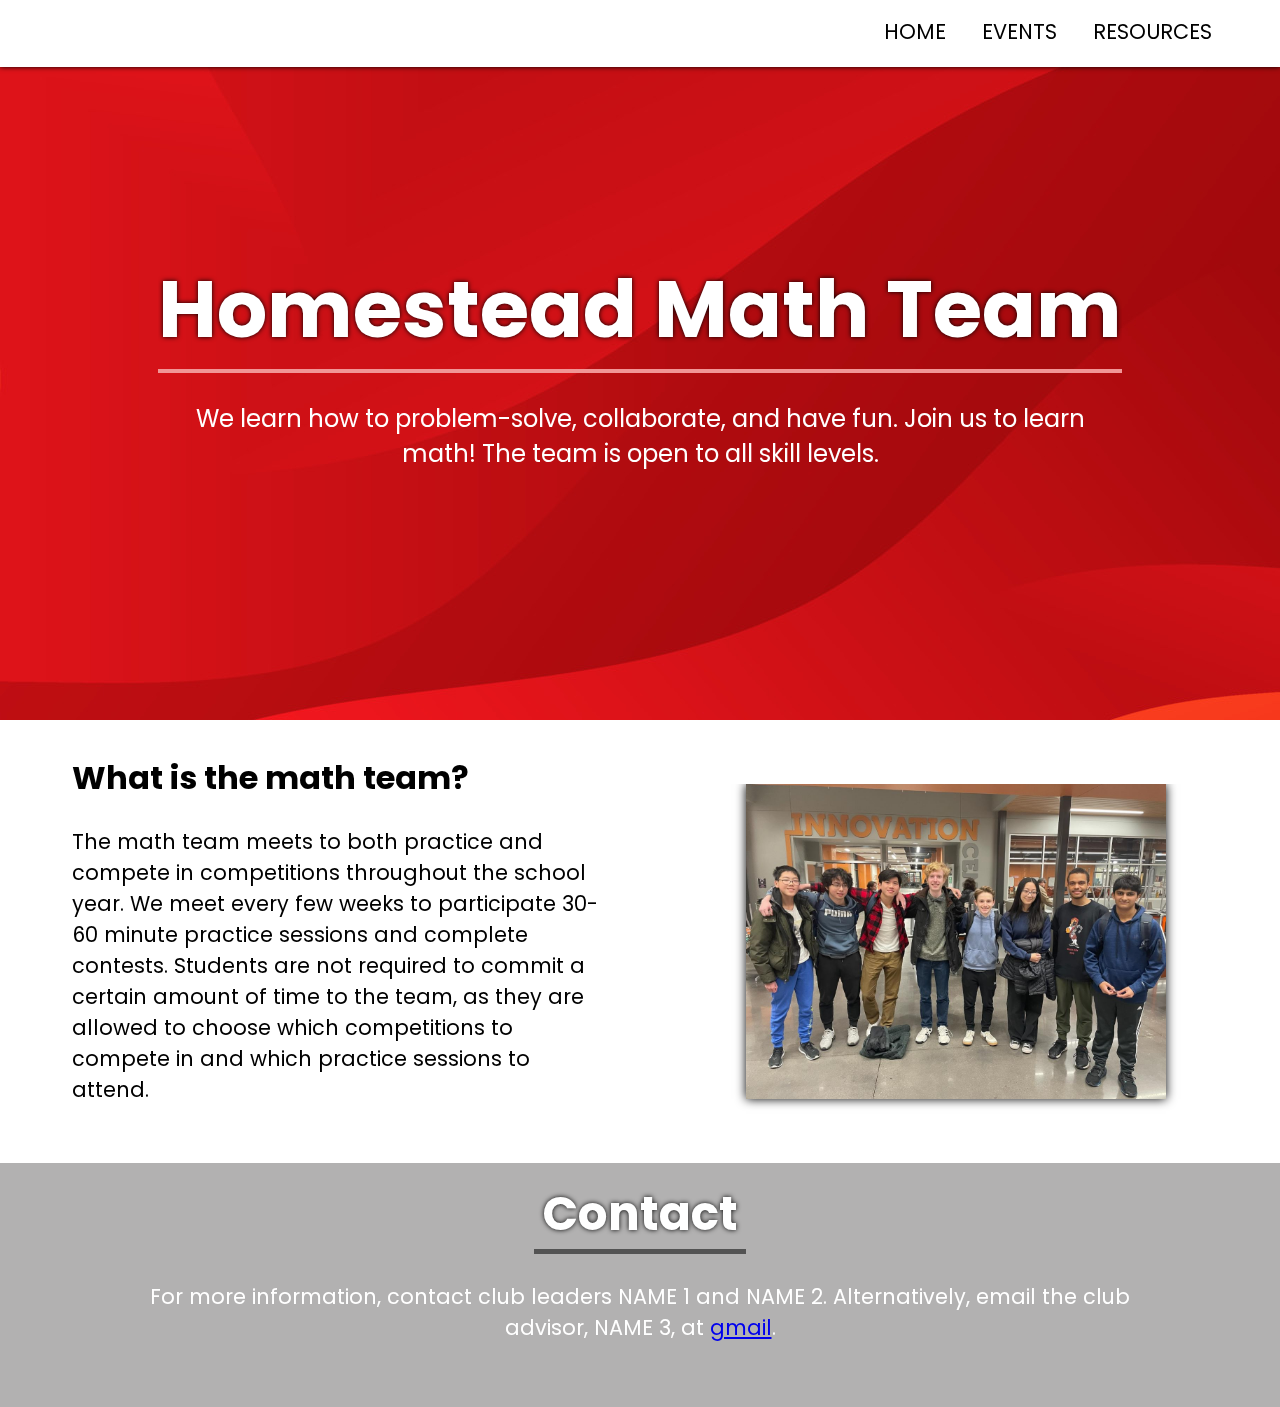
<file: index.html>
<!DOCTYPE html>
<html>
    <head>
            <title>Club Website Template</title>
            <meta charset="UTF-8"/>
            <link rel="stylesheet" href="style2.css"/>
            <link rel="shortcut icon" href="images/icons8-math-50.png" type="image/x-icon"/>
            <link rel="preconnect" href="https://fonts.googleapis.com">
            <link rel="preconnect" href="https://fonts.gstatic.com" crossorigin>
            <link href="https://fonts.googleapis.com/css2?family=Poppins:wght@400;800&display=swap" rel="stylesheet">
            <link rel="preconnect" href="https://fonts.googleapis.com">
            <link rel="preconnect" href="https://fonts.gstatic.com" crossorigin>
            <link href="https://fonts.googleapis.com/css2?family=Secular+One&display=swap" rel="stylesheet">
            <meta name="viewport" content="width=device-width, initial-scale=1, minimum-scale=1" />
            <link rel="stylesheet" href="https://cdnjs.cloudflare.com/ajax/libs/font-awesome/4.7.0/css/font-awesome.min.css">
            <script src="index.js"></script>
    </head>
    <body>
        <div class="">
            <header>
                <img src="images/abstract-red-fluid-wave-background-free-vector.jpg" alt="sample image" class="background-image">
                <h3 class="title">Homestead Math Team</h3>
                <p class="title-description">We learn how to problem-solve,
                    collaborate, and have fun. Join us to learn math! The team is
                    open to all skill levels.
                </p>
            </header>
            <nav class="nav-bar" id="top-nav">
                <ul>
                    <li><a href="index2.html" class="link">HOME</a></li>
                    <li><a href="events.html" class="link">EVENTS</a></li>
                    <li><a href="resources.html" class="link">RESOURCES</a></li>
                    <li class="last-link"><a href="javascript:void(0);" class="icon" onclick="myFunction()">
                        <i class="fa fa-bars"></i>
                    </a></li>
                </ul>
            </nav>
            <div class="overview">
                <div class="grid">
                    <div class="flow">
                        <h3 class="header">
                            What is the math team?
                        </h3>
                        <div class="description">
                            <p>
                            The math team meets to both practice and compete in competitions
                            throughout the school year. We meet every few weeks to participate 30-60 minute 
                            practice sessions and complete contests. Students are not required to commit a certain
                            amount of time to the team, as they are allowed to choose which competitions
                            to compete in and which practice sessions to attend.
                            </p>
                        </div>
                    </div>
                    <div class="flow">
                        <div class="image">
                            <img src="images/mathteam_nsc_varsity.jpg" alt="sample image">
                        </div>
                    </div>
                </div>
            </div>

            <div class="contact">
                <div class="flex">
                    <div class="header2">
                        <h3>
                            Contact
                         </h3>
                    </div>
                </div>
                <div class="flex">
                    <div class="contact-info">
                        For more information, contact club leaders NAME 1 and NAME 2. Alternatively, 
                        email the club advisor, NAME 3, at <a href="#">gmail</a>.
                    </div>
                </div>
            </div>
        </div>
    </body>
</html>
</file>
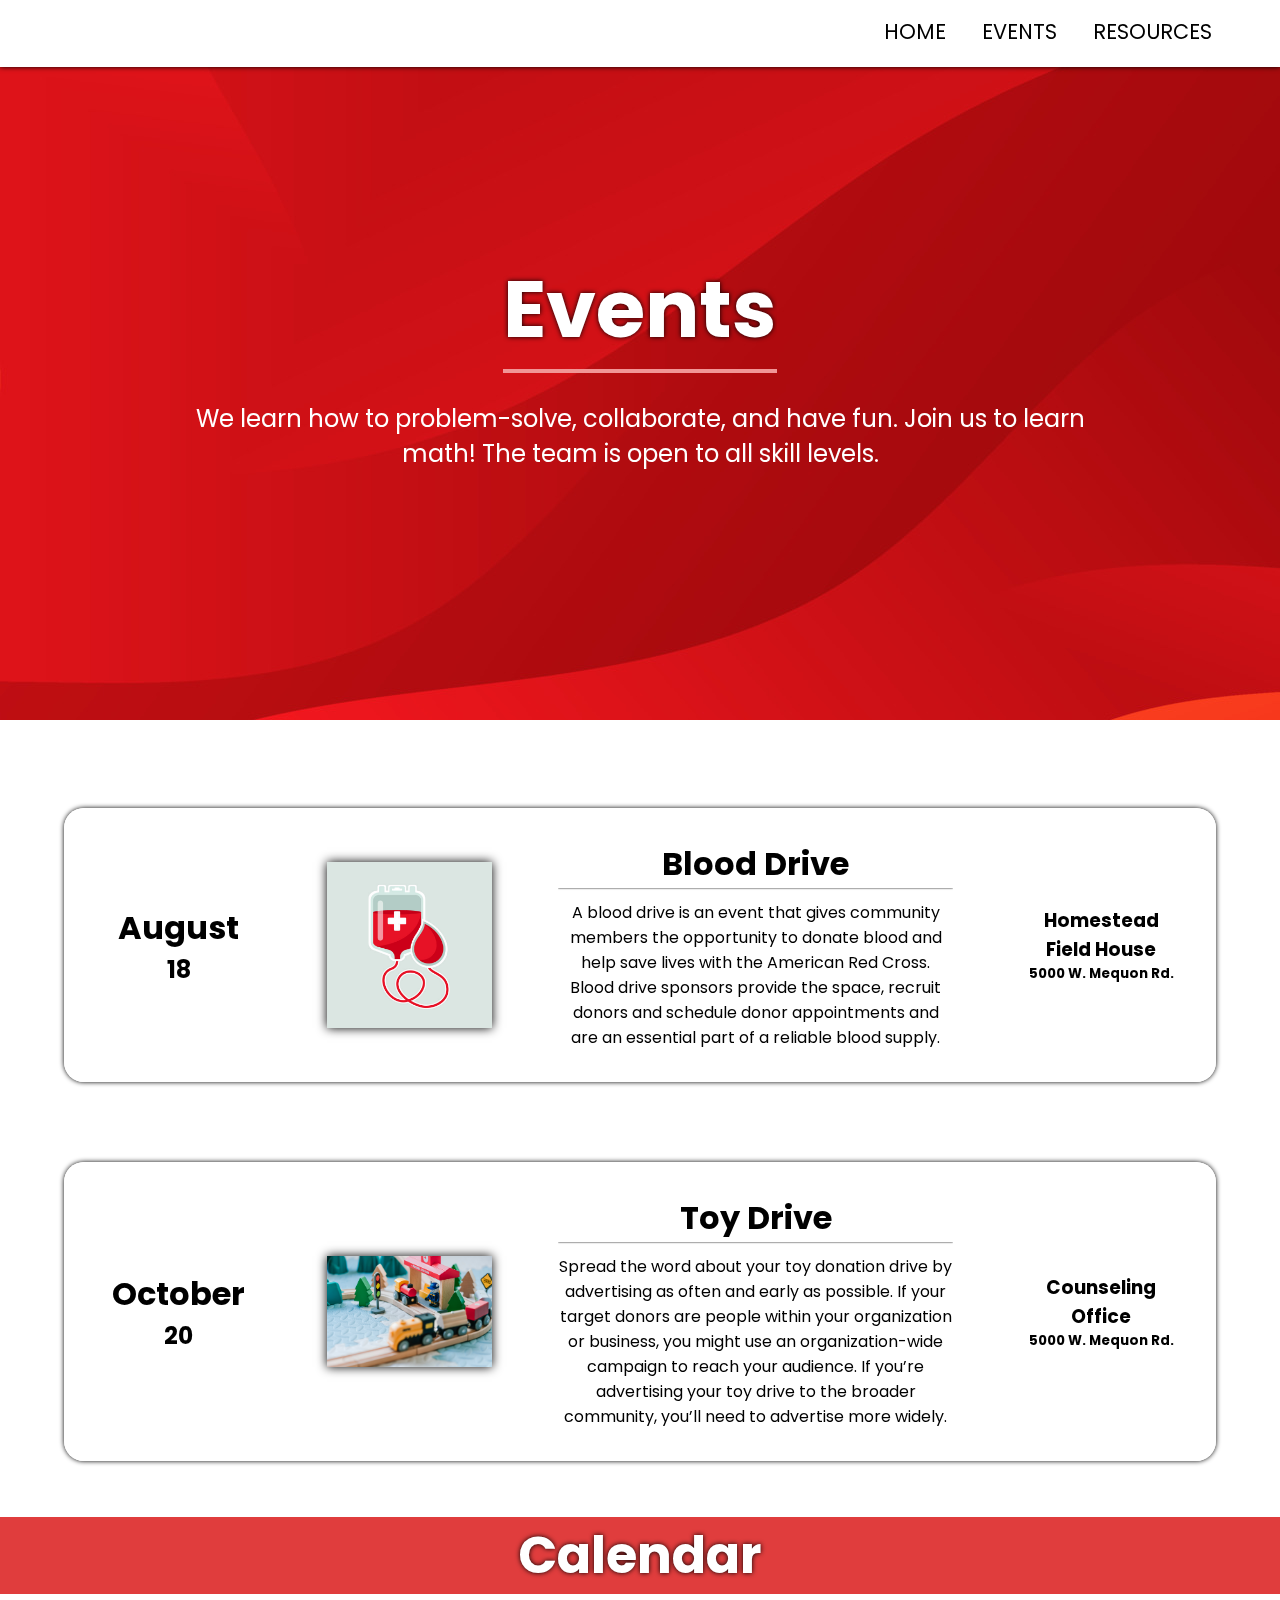
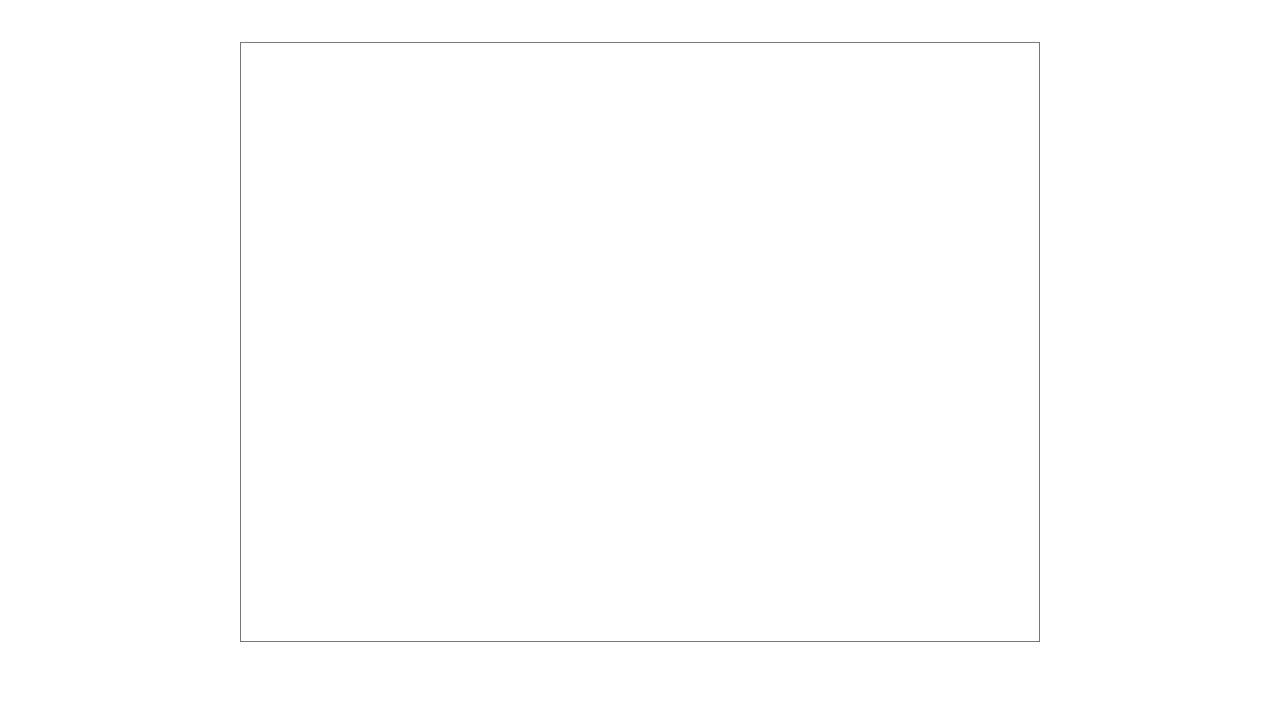
<file: events.html>
<!DOCTYPE html>
<html>
    <head>
            <title>Events Template</title>
            <meta charset="UTF-8"/>
            <link rel="stylesheet" href="events.css">
            <link rel="shortcut icon" href="images/icons8-math-50.png" type="image/x-icon"/>
            <link rel="preconnect" href="https://fonts.googleapis.com">
            <link rel="preconnect" href="https://fonts.gstatic.com" crossorigin>
            <link href="https://fonts.googleapis.com/css2?family=Poppins:wght@400;800&display=swap" rel="stylesheet">
            <link rel="preconnect" href="https://fonts.googleapis.com">
            <link rel="preconnect" href="https://fonts.gstatic.com" crossorigin>
            <link href="https://fonts.googleapis.com/css2?family=Secular+One&display=swap" rel="stylesheet">
            <meta name="viewport" content="width=device-width, initial-scale=1, minimum-scale=1" />
            <link rel="stylesheet" href="https://cdnjs.cloudflare.com/ajax/libs/font-awesome/4.7.0/css/font-awesome.min.css">
            <script src="index.js"></script>
    </head>
    <body>
        <div class="">
            <header>
                <img src="images/abstract-red-fluid-wave-background-free-vector.jpg" alt="sample image" class="background-image">
                <h3 class="title">Events</h3>
                <p class="title-description">We learn how to problem-solve,
                    collaborate, and have fun. Join us to learn math! The team is
                    open to all skill levels.
                </p>
            </header>
            <nav class="nav-bar" id="top-nav">
                <ul>
                    <li><a href="index2.html" class="link">HOME</a></li>
                    <li><a href="events.html" class="link">EVENTS</a></li>
                    <li><a href="resources.html" class="link">RESOURCES</a></li>
                    <li><a href="javascript:void(0);" class="icon" onclick="myFunction()">
                        <i class="fa fa-bars"></i>
                    </a></li>
                </ul>
            </nav>

            <div class="space">

            </div>

            <div class="flex-event">
                <div class="event">
                    <div class="flow">
                        <div class="date">
                            <h2>August</h2>
                            <h4>18</h4>
                        </div>
                        <!-- <div class="event-name">
                            <h1>Blood Drive</h1>
                        </div> -->
                    </div>
                    <div class="flow">
                        <img src="images/blood drive.jpg" alt="" class="image">
                    </div>
                    <div class="flow">
                        <div>
                            <div class="event-name">
                                <h1>Blood Drive</h1>
                            </div>
                            <p>
                                A blood drive is an event that gives community members the opportunity to donate blood and help save lives with the American Red Cross. Blood drive sponsors provide the space, recruit donors and schedule donor appointments and are an essential part of a reliable blood supply.
                            </p>
                        </div>
                    </div>
                    <div class="flow">
                        <div class="location">
                            <h3>Homestead Field House</h3>
                            <h5>5000 W. Mequon Rd.</h5>
                        </div>
                    </div>
                </div>
            </div>

            <div class="flex-event">
                <div class="event">
                    <div class="flow">
                        <div class="date">
                            <h2>October</h2>
                            <h4>20</h4>
                        </div>
                        <!-- <div class="event-name">
                            <h1>Blood Drive</h1>
                        </div> -->
                    </div>
                    <div class="flow">
                        <img src="images/toys.jpg" alt="" class="image">
                    </div>
                    <div class="flow">
                        <div>
                            <div class="event-name">
                                <h1>Toy Drive</h1>
                            </div>
                            <p>
                                Spread the word about your toy donation drive by advertising as often and early as possible. If your target donors are people within your organization or business, you might use an organization-wide campaign to reach your audience. If you’re advertising your toy drive to the broader community, you’ll need to advertise more widely. 
                            </p>
                        </div>
                    </div>
                    <div class="flow">
                        <div class="location">
                            <h3>Counseling Office</h3>
                            <h5>5000 W. Mequon Rd.</h5>
                        </div>
                    </div>
                </div>
            </div>
<!-- 
            <div class="description">
                <p>We participate in a wide array of events, including Lorem ipsum dolor sit amet consectetur adipisicing elit. Ratione facilis distinctio reprehenderit aperiam cumque ipsum neque consectetur quidem quas! Quas doloremque nulla dicta fugit accusantium ipsum. Unde magnam sapiente omnis.
                </p>
            </div> -->
        </div>

        <div class="flex">
            <div class="heading">
                <h1>Calendar</h1>
            </div>
        </div>
        <div class="flex">
            <div class="calendar">
                <iframe src="https://calendar.google.com/calendar/embed?height=600&wkst=1&bgcolor=%23ffffff&ctz=America%2FChicago&src=amFzbWluZXh1OTk5QGdtYWlsLmNvbQ&src=YWRkcmVzc2Jvb2sjY29udGFjdHNAZ3JvdXAudi5jYWxlbmRhci5nb29nbGUuY29t&src=Y19jbGFzc3Jvb20xNzFhZDhjOEBncm91cC5jYWxlbmRhci5nb29nbGUuY29t&src=ZW4udXNhI2hvbGlkYXlAZ3JvdXAudi5jYWxlbmRhci5nb29nbGUuY29t&src=Y2xhc3Nyb29tMTEyNTMwNTQzNjk1Nzk0Mzg5NjU1QGdyb3VwLmNhbGVuZGFyLmdvb2dsZS5jb20&color=%23039BE5&color=%2333B679&color=%23c26401&color=%230B8043&color=%230047a8" style="border:solid 1px #777" width="800" height="600" frameborder="0" scrolling="no"></iframe>
            </div>
        </div>

    </body>
</html>
</file>
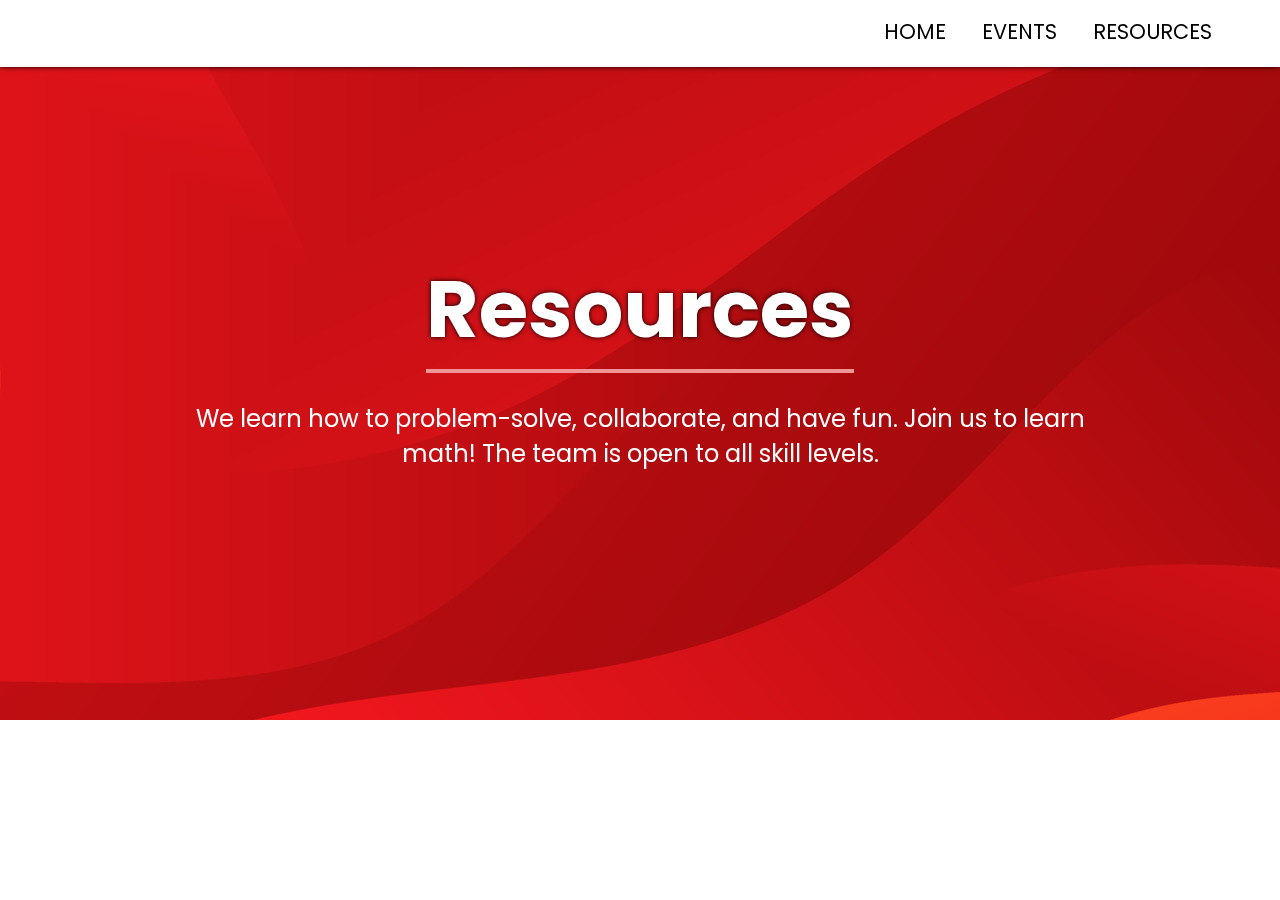
<file: resources.html>
<!DOCTYPE html>
<html>
    <head>
            <title>Resources Template</title>
            <meta charset="UTF-8"/>
            <link rel="stylesheet" href="resources.css">
            <link rel="shortcut icon" href="images/icons8-math-50.png" type="image/x-icon"/>
            <link rel="preconnect" href="https://fonts.googleapis.com">
            <link rel="preconnect" href="https://fonts.gstatic.com" crossorigin>
            <link href="https://fonts.googleapis.com/css2?family=Poppins:wght@400;800&display=swap" rel="stylesheet">
            <link rel="preconnect" href="https://fonts.googleapis.com">
            <link rel="preconnect" href="https://fonts.gstatic.com" crossorigin>
            <link href="https://fonts.googleapis.com/css2?family=Secular+One&display=swap" rel="stylesheet">
            <meta name="viewport" content="width=device-width, initial-scale=1, minimum-scale=1" />
            <link rel="stylesheet" href="https://cdnjs.cloudflare.com/ajax/libs/font-awesome/4.7.0/css/font-awesome.min.css">
            <script src="index.js"></script>
    </head>
    <body>
        <div class="">
            <header>
                <img src="images/abstract-red-fluid-wave-background-free-vector.jpg" alt="sample image" class="background-image">
                <h3 class="title">Resources</h3>
                <p class="title-description">We learn how to problem-solve,
                    collaborate, and have fun. Join us to learn math! The team is
                    open to all skill levels.
                </p>
            </header>
            <nav class="nav-bar" id="top-nav">
                <ul>
                    <li><a href="index2.html" class="link">HOME</a></li>
                    <li><a href="events.html" class="link">EVENTS</a></li>
                    <li><a href="resources.html" class="link">RESOURCES</a></li>
                    <li class="last-link"><a href="javascript:void(0);" class="icon" onclick="myFunction()">
                        <i class="fa fa-bars"></i>
                    </a></li>
                </ul>
            </nav>
            
        </div>
    </body>
</html>
</file>
<file: style2.css>
@font-face {
    font-family: 'Poppins';
    font-style: normal;
    font-weight: 400;
    font-display: swap;
    src: url(https://fonts.gstatic.com/s/poppins/v20/pxiEyp8kv8JHgFVrJJfecg.woff2) format('woff2');
    unicode-range: U+0000-00FF, U+0131, U+0152-0153, U+02BB-02BC, U+02C6, U+02DA, U+02DC, U+0304, U+0308, U+0329, U+2000-206F, U+2074, U+20AC, U+2122, U+2191, U+2193, U+2212, U+2215, U+FEFF, U+FFFD;
}

*{
    box-sizing: border-box;
    margin: 0;
    padding: 0;
    overflow-x: hidden;
    max-width: 100%;
}

/* NAVIGATION BAR */

.nav-bar{
    top: 0;
    background: white;
    position: fixed;
    width: 100%;
    text-align: right;
    font-family: "Poppins";
    box-shadow: 0 0 5px black;
    min-height: 3rem;
    z-index: 14;
}

.nav-bar li{
    display: inline-block;
    color: black;
    padding-top: 1rem;
    padding-bottom: 0.8rem;
    padding-right: 2rem;
}

/* .nav-bar .icon{
    top: 1rem;
    right: 1rem;
} */


.nav-bar a{
    text-decoration: none;
    color: black;
    font-size: clamp(0.5rem, 3vw, 1.3rem);
    transition: all 300ms;
}

.nav-bar .icon:hover{
    color:rgb(232, 133, 133);
    cursor: pointer;
}

.nav-bar .link:hover{
    color: rgb(232, 133, 133);
    cursor: pointer;
    box-shadow: 0 0.25rem gray;
}

/* BACKGROUND IMAGE */

.parallax-wrapper{
    height: 100vh;
    overflow-y: auto;
    overflow-x: hidden;
    perspective: 10px;
}

.title{
    /* font-size: clamp(1.5rem, 4vw + 0.05rem, 8rem); */
    font-size: clamp(2rem, 6vw + 1rem,5rem);
    padding: 0;
    text-shadow: 0 0 5px black;
    color: white;
    font-family: "Poppins";
    box-shadow: 0 0.25rem rgb(241, 150, 150);
    min-height: 2rem;
    text-align: center;
    max-width: 80%;
}

.title-description{
    font-family: "Poppins";
    color: white;
    text-align: center;
    padding-top: 2rem;
    /* font-size: clamp(0.8rem, 2vw + 0.05rem, 2.0rem); */
    font-size: clamp(0.7rem, 4vw, 1.5rem);
    max-width: 70%;
}

.background-image{
    transform: translateZ(-5px) scale(1.5);
    position: absolute;
    height: 100%;
    width: 100%;
    object-fit: cover;
    z-index: -1;
}

header{
    position: relative;
    display: flex;
    justify-content: center;
    align-items: center;
    height: clamp(80vh, 0.2vw + 2vh, 100vh);
    transform-style: preserve-3d;
    z-index: -1;
    padding: 0rem;
    margin: 0;
    flex-direction: column;
    flex-wrap: wrap;
    overflow: hidden;
}

/* OVERVIEW */

.overview{
    background: white;
    margin: 2rem 1.5rem;
    font-family: "Poppins";
    max-width: 100%;
}

.header{
    margin: 0;
    padding: 0 1.5rem;
    padding-left: 3rem;
    font-size: clamp(2rem, 2vw + 0.05rem, 4rem);
}

.description{
    padding: 1.5rem;
    padding-left: 3rem;
    font-size: clamp(0.5rem, 3vw, 1.3rem);
    font-family: "Poppins";
}

.grid{
    display: grid;
    grid-template-columns: 1fr 1fr;
    align-items: center;
    gap: 2rem;
    place-items: center;
}

.flow{
    justify-content: center;
    align-content: center;
}

.image{
    display: flex;
    justify-content: center;
    align-content: center;
    padding-bottom: 2rem;
    margin-top: 2rem;
}

.image img{
    box-shadow: 0 0 10px;
    width: 70%;
}

/* HAMBURGER MENU */

.nav-bar .icon{
    display: none;
}

/* CONTACT */

.flex{
    display: flex;
    justify-content: center;
    align-items: center;
}

.contact{
    background: rgb(178, 177, 177);
}

.header2{
    text-align: center;
    font-size: clamp(2.5rem, 3vw + 0.05rem, 4rem);
    font-family: "Poppins";
    color: white;
    text-shadow: 0 0 5px black;
    margin-bottom: 2rem;
    margin-top: 1rem;
    box-shadow: 0 5px rgb(83, 83, 83);
}

.header2 h3{
    padding-left: 0.5rem;
    padding-right: 0.5rem;
}

.contact-info{
    font-family: "Poppins";
    color: white;
    text-align: center;
    padding-left: 0.5rem;
    padding-right: 0.5rem;
    max-width: 80%;
    font-size: clamp(0.5rem, 3vw, 1.3rem);
    margin-bottom: 4rem;
}

/* MEDIA QUERIES */

@media screen and (max-width: 800px){
    .grid{
        display: block;
    }

    .nav-bar a{
        display: none;
    }

    .nav-bar{
    }

    .nav-bar .icon{
        float: right;
        display: block;
        color: black;
        font-size: clamp(0.7rem, 8vw, 1.5rem);
    }

    .nav-bar.responsive{
        top: 0;
        position: fixed;
    }

    .nav-bar.responsive a.icon{
        position: absolute;
        top: 1rem;
        right: 2rem;
        z-index: 15;
    }

    .nav-bar.responsive li{
        float: none;
        display: block;
        text-align: left;
        margin: 0;
        padding: 0.5rem;
    }

    .nav-bar.responsive ul{
        padding-top: 1rem;
        padding-left: 1rem;
    }

    .nav-bar.responsive a{
        display: block;
        font-size: clamp(0.7rem, 8vw, 1.5rem);
    }

    .nav-bar.responsive .link{
        width: 87%;
        transition: all 10ms;
    }

    .nav-bar.responsive .link:hover{
        box-shadow: none;
    }

    .description{
        text-align: center;
        padding-left: 1.5rem;
    }

    .header{
        text-align: center;
        padding-left: 1.5rem;
    }

    .nav-bar li{
        padding-bottom: 0.4rem;
    }
}
</file>
<file: events.css>
@font-face {
    font-family: 'Poppins';
    font-style: normal;
    font-weight: 400;
    font-display: swap;
    src: url(https://fonts.gstatic.com/s/poppins/v20/pxiEyp8kv8JHgFVrJJfecg.woff2) format('woff2');
    unicode-range: U+0000-00FF, U+0131, U+0152-0153, U+02BB-02BC, U+02C6, U+02DA, U+02DC, U+0304, U+0308, U+0329, U+2000-206F, U+2074, U+20AC, U+2122, U+2191, U+2193, U+2212, U+2215, U+FEFF, U+FFFD;
}

*{
    box-sizing: border-box;
    margin: 0;
    padding: 0;
    overflow-x: hidden;
    max-width: 100%;
}

/* NAVIGATION BAR */

.nav-bar{
    top: 0;
    background: white;
    position: fixed;
    width: 100%;
    text-align: right;
    font-family: "Poppins";
    box-shadow: 0 0 5px black;
    min-height: 3rem;
    z-index: 14;
}

.nav-bar li{
    display: inline-block;
    color: black;
    padding-top: 1rem;
    padding-bottom: 0.8rem;
    padding-right: 2rem;
}

/* .nav-bar .icon{
    top: 1rem;
    right: 1rem;
} */

.nav-bar a, .nav-bar .link{
    text-decoration: none;
    color: black;
    font-size: clamp(0.5rem, 3vw, 1.3rem);
    transition: all 300ms;
}

.nav-bar .icon:hover{
    color:rgb(232, 133, 133);
    cursor: pointer;
}

.nav-bar .link:hover{
    color: rgb(232, 133, 133);
    cursor: pointer;
    box-shadow: 0 0.25rem gray;
}

/* BACKGROUND IMAGE */

.title{
    /* font-size: 3rem;
    padding: 0;
    text-shadow: 0 0 5px black;
    color: white;
    font-family: "Poppins";
    box-shadow: 0 0.25rem rgb(241, 150, 150); */

    font-size: clamp(5rem, 2vw + 1rem, 8rem);
    padding: 0;
    text-shadow: 0 0 5px black;
    color: white;
    font-family: "Poppins";
    box-shadow: 0 0.25rem rgb(241, 150, 150);
    min-height: 2rem;
    text-align: center;
}

.title-description{
    font-family: "Poppins";
    color: white;
    text-align: center;
    padding-top: 2rem;
    font-size: clamp(0.7rem, 4vw, 1.5rem);
    max-width: 70%;
}

.background-image{
    transform: translateZ(-5px) scale(1.5);
    position: absolute;
    height: 100%;
    width: 100%;
    object-fit: cover;
    z-index: -1;
}

header{
    position: relative;
    display: flex;
    justify-content: center;
    align-items: center;
    height: clamp(80vh, 0.2vw + 2vh, 100vh);
    transform-style: preserve-3d;
    z-index: -1;
    padding: 0rem;
    margin: 0;
    flex-direction: column;
    flex-wrap: wrap;
    overflow: hidden;
}

/* OVERVIEW */

.overview{
    background: white;
    margin: 5rem 1.5rem;
    font-family: "Poppins";
    max-width: 100%;
}

.header{
    margin: 0;
    padding: 0 1rem;
    font-size: clamp(2rem, 2vw + 0.05rem, 4rem);
}

.description{
    padding: 1rem;
    margin-top: 1rem;
    font-family: "Poppins";
    text-align: center;
    background: rgb(235, 234, 234);
    width: 70%;
    margin: 2% 15%;
    box-shadow: 0 0 5px black;
    color: black;
    border-radius: 1%;
    font-size: clamp(0.5rem, 3vw, 1.3rem);
}

.grid{
    display: grid;
    grid-template-columns: 1fr 1fr;
    align-items: center;
    gap: 2rem;
    place-items: center;
}

.image{
    box-shadow: 0 0 10px;
}

/* HAMBURGER MENU */

.nav-bar .icon{
    display: none;
}

/* FLEX / CALENDAR */

.flex{
    display: flex;
    justify-content: center;
    align-items: center;
}

.calendar{
    margin-top: 1rem;
    max-width: 90%;
    margin-bottom: 5rem;
    margin-top: 3rem;
}

.heading{
    font-family: "Poppins";
    font-size: clamp(1.5rem, 2vw, 2rem);
    background-color: rgb(224, 61, 61);
    width: 100%;
    text-align: center;
    color: white;
    text-shadow: 0 0 5px black;
}


/* EVENT */

.flex-event{
    display: flex;
    justify-content: center;
    align-items: center;
    /* temporary */
    margin-bottom: 3rem;
}

.container{
    justify-content: center;
    align-content: center;
    align-items: center;
}

.event{
    display: grid;
    grid-template-columns: 1fr 1fr 2fr 1fr;
    gap: 0.1rem;
    max-width: 90%;
    justify-content: center;
    align-content: center;
    box-shadow: 0 0 5px black;
    border-radius: 20px;
    font-family: "Poppins";
    margin-bottom: 0.5rem;
    margin-top: 1.5rem;
    transition: all 100ms;
}

.flow{
    display: flex;
    background: white;
    width: 100%;
    justify-content: center;
    align-content: center;
    align-items: center;
    text-align: center;
    padding: 2rem;
}

.date, .location{
    max-width: 98%;
    overflow: hidden;
}

/* month */
.date h2{
    font-size: clamp(0.5rem, 5vw, 2rem);
}

.date h4{
    font-size: clamp(0.25rem, 5vw, 1.5rem);
}

.event .image{
    width: 100%;
}

.event-name{
    box-shadow: 0 0 2px black;
    margin-bottom: .75rem;
}

.event:hover{
    box-shadow: 0 0 10px black;
}

.space{
    margin-top:5%;
}



/* MEDIA QUERIES */

@media screen and (max-width: 800px){
    .grid{
        display: block;
    }

    .nav-bar a{
        display: none;
    }

    .nav-bar .icon{
        float: right;
        display: block;
        color: black;
        font-size: clamp(0.7rem, 8vw, 1.5rem);
    }

    .nav-bar.responsive{
        top: 0;
        position: fixed;
    }

    .nav-bar.responsive a.icon{
        position: absolute;
        top: 1rem;
        right: 2rem; 
        z-index: 15;
    }

    .nav-bar.responsive li{
        float: none;
        display: block;
        text-align: left;
        margin: 0;
        padding: 0.5rem;
    }

    .nav-bar.responsive ul{
        padding-top: 1rem;
        padding-left: 1rem;
    }

    .nav-bar.responsive a{
        display: block;
        font-size: clamp(0.7rem, 8vw, 1.5rem);
    }

    .nav-bar.responsive .link{
        transition: all 100ms;
        width: 87%;
    }

    .nav-bar.responsive .link:hover{
        box-shadow: none;
    }

    .description{
        text-align: center;
    }

    .header{
        text-align: center;
    }

    .nav-bar li{
        padding-bottom: 0.4rem;
    }

    /* EVENT */

    .event{
        display: block;
    }
    
    .event .image{
        width: 50%;
    }

    .flow{
        padding: 0.5rem;
    }

    .location{
        margin-bottom: 1rem;
    }
}
</file>
<file: resources.css>
@font-face {
    font-family: 'Poppins';
    font-style: normal;
    font-weight: 400;
    font-display: swap;
    src: url(https://fonts.gstatic.com/s/poppins/v20/pxiEyp8kv8JHgFVrJJfecg.woff2) format('woff2');
    unicode-range: U+0000-00FF, U+0131, U+0152-0153, U+02BB-02BC, U+02C6, U+02DA, U+02DC, U+0304, U+0308, U+0329, U+2000-206F, U+2074, U+20AC, U+2122, U+2191, U+2193, U+2212, U+2215, U+FEFF, U+FFFD;
}

*{
    box-sizing: border-box;
    margin: 0;
    padding: 0;
    overflow-x: hidden;
    max-width: 100%;
}

/* NAVIGATION BAR */

.nav-bar{
    top: 0;
    background: white;
    position: fixed;
    width: 100%;
    text-align: right;
    font-family: "Poppins";
    box-shadow: 0 0 5px black;
    min-height: 3rem;
    z-index: 14;
}

.nav-bar li{
    display: inline-block;
    color: black;
    padding-top: 1rem;
    padding-bottom: 0.8rem;
    padding-right: 2rem;
}

/* .nav-bar .icon{
    top: 1rem;
    right: 1rem;
} */


.nav-bar a{
    text-decoration: none;
    color: black;
    font-size: clamp(0.5rem, 3vw, 1.3rem);
    transition: all 300ms;
}

.nav-bar .icon:hover{
    color:rgb(232, 133, 133);
    cursor: pointer;
}

.nav-bar .link:hover{
    color: rgb(232, 133, 133);
    cursor: pointer;
    box-shadow: 0 0.25rem gray;
}

/* BACKGROUND IMAGE */

.parallax-wrapper{
    height: 100vh;
    overflow-y: auto;
    overflow-x: hidden;
    perspective: 10px;
}

.title{
    /* font-size: clamp(1.5rem, 4vw + 0.05rem, 8rem); */
    font-size: clamp(2rem, 6vw + 1rem,5rem);
    padding: 0;
    text-shadow: 0 0 5px black;
    color: white;
    font-family: "Poppins";
    box-shadow: 0 0.25rem rgb(241, 150, 150);
    min-height: 2rem;
    text-align: center;
    max-width: 80%;
}

.title-description{
    font-family: "Poppins";
    color: white;
    text-align: center;
    padding-top: 2rem;
    /* font-size: clamp(0.8rem, 2vw + 0.05rem, 2.0rem); */
    font-size: clamp(0.7rem, 4vw, 1.5rem);
    max-width: 70%;
}

.background-image{
    transform: translateZ(-5px) scale(1.5);
    position: absolute;
    height: 100%;
    width: 100%;
    object-fit: cover;
    z-index: -1;
}

header{
    position: relative;
    display: flex;
    justify-content: center;
    align-items: center;
    height: clamp(80vh, 0.2vw + 2vh, 100vh);
    transform-style: preserve-3d;
    z-index: -1;
    padding: 0rem;
    margin: 0;
    flex-direction: column;
    flex-wrap: wrap;
    overflow: hidden;
}

/* OVERVIEW */

.overview{
    background: white;
    margin: 2rem 1.5rem;
    font-family: "Poppins";
    max-width: 100%;
}

.header{
    margin: 0;
    padding: 0 1.5rem;
    padding-left: 3rem;
    font-size: clamp(2rem, 2vw + 0.05rem, 4rem);
}

.description{
    padding: 1.5rem;
    padding-left: 3rem;
    font-size: clamp(0.5rem, 3vw, 1.3rem);
    font-family: "Poppins";
}

.grid{
    display: grid;
    grid-template-columns: 1fr 1fr;
    align-items: center;
    gap: 2rem;
    place-items: center;
}

.flow{
    justify-content: center;
    align-content: center;
}

.image{
    display: flex;
    justify-content: center;
    align-content: center;
    padding-bottom: 2rem;
    margin-top: 2rem;
}

.image img{
    box-shadow: 0 0 10px;
    width: 70%;
}

/* HAMBURGER MENU */

.nav-bar .icon{
    display: none;
}

/* CONTACT */

.flex{
    display: flex;
    justify-content: center;
    align-items: center;
}

.contact{
    background: rgb(178, 177, 177);
}

.header2{
    text-align: center;
    font-size: clamp(2.5rem, 3vw + 0.05rem, 4rem);
    font-family: "Poppins";
    color: white;
    text-shadow: 0 0 5px black;
    margin-bottom: 2rem;
    margin-top: 1rem;
    box-shadow: 0 5px rgb(83, 83, 83);
}

.header2 h3{
    padding-left: 0.5rem;
    padding-right: 0.5rem;
}

.contact-info{
    font-family: "Poppins";
    color: white;
    text-align: center;
    padding-left: 0.5rem;
    padding-right: 0.5rem;
    max-width: 80%;
    font-size: clamp(0.5rem, 3vw, 1.3rem);
    margin-bottom: 4rem;
}

/* MEDIA QUERIES */

@media screen and (max-width: 800px){
    .grid{
        display: block;
    }

    .nav-bar a{
        display: none;
    }

    .nav-bar{
    }

    .nav-bar .icon{
        float: right;
        display: block;
        color: black;
        font-size: clamp(0.7rem, 8vw, 1.5rem);
    }

    .nav-bar.responsive{
        top: 0;
        position: fixed;
    }

    .nav-bar.responsive a.icon{
        position: absolute;
        top: 1rem;
        right: 2rem;
        z-index: 15;
    }

    .nav-bar.responsive li{
        float: none;
        display: block;
        text-align: left;
        margin: 0;
        padding: 0.5rem;
    }

    .nav-bar.responsive ul{
        padding-top: 1rem;
        padding-left: 1rem;
    }

    .nav-bar.responsive a{
        display: block;
        font-size: clamp(0.7rem, 8vw, 1.5rem);
    }

    .nav-bar.responsive .link{
        width: 87%;
        transition: all 10ms;
    }

    .nav-bar.responsive .link:hover{
        box-shadow: none;
    }

    .description{
        text-align: center;
        padding-left: 1.5rem;
    }

    .header{
        text-align: center;
        padding-left: 1.5rem;
    }

    .nav-bar li{
        padding-bottom: 0.4rem;
    }
}
</file>
